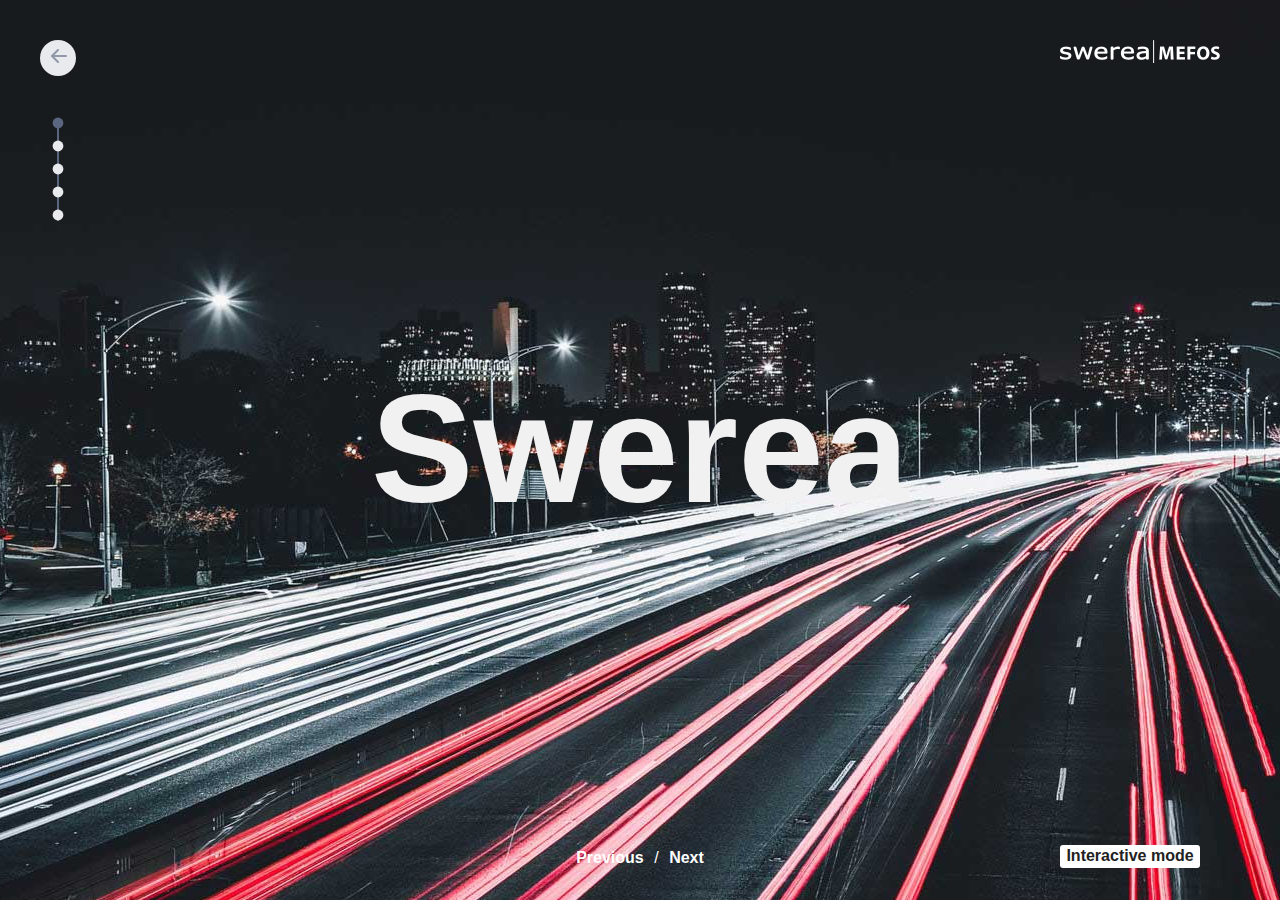
<file: slideshow/index.html>
<!DOCTYPE html>
<html lang="en" class="no-js">
	<head>
		<meta charset="UTF-8" />
		<meta name="viewport" content="width=device-width, initial-scale=1">
		<title>Animated Frame Slideshow | Demo 1 | Codrops</title>
		<meta name="description" content="A slideshow that shows an animated SVG frame on the transitions between slides" />
		<meta name="keywords" content="slideshow, javascript, frame, animation, svg, shape, path, web design" />
		<meta name="author" content="Codrops" />
		<link rel="shortcut icon" href="favicon.ico">
		<link rel="stylesheet" type="text/css" href="css/base.css" />
		<link rel="stylesheet" type="text/css" href="css/menu.css" />
		<script>document.documentElement.className="js";var supportsCssVars=function(){var e,t=document.createElement("style");return t.innerHTML="root: { --tmp-var: bold; }",document.head.appendChild(t),e=!!(window.CSS&&window.CSS.supports&&window.CSS.supports("font-weight","var(--tmp-var)")),t.parentNode.removeChild(t),e};supportsCssVars()||alert("Please view this demo in a modern browser that supports CSS Variables.");</script>
	</head>
	<body class="demo-6 loading">
		<main>
			<div class="slideshow">
				<div id="slide--backgrounds" class="slides slides--images">
					<div class="slide slide--current">
						<div class="slide__img" style="background-image: url(img/16.jpg)"></div>
					</div>
					<div class="slide">
						<div class="slide__img" style="background-image: url(img/14.jpg)"></div>
					</div>
					<div class="slide">
						<div class="slide__img" style="background-image: url(img/15.jpg)"></div>
					</div>
					<div class="slide">
						<div class="slide__img" style="background-image: url(img/13.jpg)"></div>
					</div>
					<div class="slide">
						<div class="slide__img" style="background-image: url(img/20.jpg)"></div>
					</div>
				</div>
				<div class="slides slides--titles">
					<div class="slide slide--current">
						<h2 class="slide__title">Swerea</h2>
					</div>
					<div class="slide">
						<h2 class="slide__title">Metal Sandwich</h2>
					</div>
					<div class="slide">
						<h2 class="slide__title">Sustainable</h2>
					</div>
					<div class="slide">
						<h2 class="slide__title">Ready</h2>
					</div>
					<div class="slide">
						<h2 class="slide__title">Digital</h2>
					</div>
				</div>
				<nav class="slidenav">
					<button class="slidenav__item slidenav__item--prev">Previous</button>
					<span>/</span>
					<button class="slidenav__item slidenav__item--next">Next</button>
				</nav>
			</div>
		</main>

		<div class="back">
			<a href="#" class="btn-back">
				<div>
					<svg width="16px" height="14px" viewBox="0 0 16 14">
						<path d="M1,7 L15,7"></path>
						<polyline points="7 1 1 7 7 13"></polyline>
					</svg>
				</div>
				<span>Back</span>
			</a>
			<div class="menu-back">
				<ul id="slide--navigation" class="nav-history">
					<li class="active"><a href="#">Swerea</a></li>
					<li><a href="#">Metal Sandwich</a></li>
					<li><a href="#">Sustainable</a></li>
					<li><a href="#">Ready</a></li>
					<li><a href="#">Digital</a></li>
				</ul>
				<ul class="nav-links">
					<li><a href="#">Back to index</a></li>
					<li><a href="#">NDA</a></li>
					<li><a href="#">Contact</a></li>
				</ul>
			</div>
		</div>

		<nav class="modenav mode">
			<!-- <button class="modenav__item">Theater mode</button>
			<span>/</span> -->
			<button class="modenav__item active">Interactive mode</button>
		</nav>

		<nav class="logotype">
			<img src="img/swerea_mefos_logotype_320.png" alt="Swerea Mefos">
		</nav>
		
		<script src="js/demo.js"></script>
		<script src="js/imagesloaded.pkgd.min.js"></script>
		<script src="js/anime.min.js"></script>
		<script src="js/swerea.js"></script>
	</body>
</html>
</file>
<file: slideshow/css/base.css>
article,aside,details,figcaption,figure,footer,header,hgroup,main,nav,section,summary{display:block;}audio,canvas,video{display:inline-block;}audio:not([controls]){display:none;height:0;}[hidden]{display:none;}html{font-family:sans-serif;-ms-text-size-adjust:100%;-webkit-text-size-adjust:100%;}body{margin:0;}a:focus{outline:thin dotted;}a:active,a:hover{outline:0;}h1{font-size:2em;margin:0.67em 0;}abbr[title]{border-bottom:1px dotted;}b,strong{font-weight:bold;}dfn{font-style:italic;}hr{-moz-box-sizing:content-box;box-sizing:content-box;height:0;}mark{background:#ff0;color:#000;}code,kbd,pre,samp{font-family:monospace,serif;font-size:1em;}pre{white-space:pre-wrap;}q{quotes:"\201C" "\201D" "\2018" "\2019";}small{font-size:80%;}sub,sup{font-size:75%;line-height:0;position:relative;vertical-align:baseline;}sup{top:-0.5em;}sub{bottom:-0.25em;}img{border:0;}svg:not(:root){overflow:hidden;}figure{margin:0;}fieldset{border:1px solid #c0c0c0;margin:0 2px;padding:0.35em 0.625em 0.75em;}legend{border:0;padding:0;}button,input,select,textarea{font-family:inherit;font-size:100%;margin:0;}button,input{line-height:normal;}button,select{text-transform:none;}button,html input[type="button"],input[type="reset"],input[type="submit"]{-webkit-appearance:button;cursor:pointer;}button[disabled],html input[disabled]{cursor:default;}input[type="checkbox"],input[type="radio"]{box-sizing:border-box;padding:0;}input[type="search"]{-webkit-appearance:textfield;-moz-box-sizing:content-box;-webkit-box-sizing:content-box;box-sizing:content-box;}input[type="search"]::-webkit-search-cancel-button,input[type="search"]::-webkit-search-decoration{-webkit-appearance:none;}button::-moz-focus-inner,input::-moz-focus-inner{border:0;padding:0;}textarea{overflow:auto;vertical-align:top;}table{border-collapse:collapse;border-spacing:0;}
*,
*::after,
*::before {
	box-sizing: border-box;
}

html {
	background: #fff;
}

body {
	font-family: -apple-system, BlinkMacSystemFont, "Segoe UI", Helvetica, Arial, sans-serif;
	min-height: 100vh;
	color: #57585c;
	color: var(--color-text);
	background-color: #fff;
	background-color: var(--color-bg);
	-webkit-font-smoothing: antialiased;
	-moz-osx-font-smoothing: grayscale;
}

/* Color schemes */
.demo,
.demo-6 {
	--color-text: #fff;
    --color-bg: #020202;
    --color-link: #fff;
    --color-link-hover: #415bf8;
    --color-stitle: #f1f1f1;
    --fontsize-stitle: 12vw;
    --color-nav: #fff;
    --color-nav-hover: #415bf8;
}

/* Fade effect */
.js body {
	opacity: 0;
	transition: opacity 0.3s;
}

.js body.render {
	opacity: 1;
}

/* Page Loader */
.js .loading::before {
	content: '';
	position: fixed;
	z-index: 100000;
	top: 0;
	left: 0;
	width: 100%;
	height: 100%;
	background: var(--color-bg);
}

.js .loading::after {
	content: '';
	position: fixed;
	z-index: 100000;
	top: 50%;
	left: 50%;
	width: 60px;
	height: 60px;
	margin: -30px 0 0 -30px;
	pointer-events: none;
	border-radius: 50%;
	opacity: 0.4;
	background: var(--color-link);
	animation: loaderAnim 0.7s linear infinite alternate forwards;
}

@keyframes loaderAnim {
	to {
		opacity: 1;
		transform: scale3d(0.5,0.5,1);
	}
}

a {
	text-decoration: none;
	color: var(--color-link);
	outline: none;
}

a:hover,
a:focus {
	color: var(--color-link-hover);
	outline: none;
}

.hidden {
	position: absolute;
	overflow: hidden;
	width: 0;
	height: 0;
	pointer-events: none;
}

/* Icons */
.icon {
	display: block;
	width: 1.5em;
	height: 1.5em;
	margin: 0 auto;
	fill: currentColor;
}

.icon--arrow-rot {
	transform: rotate(180deg);
}

main {
	position: relative;
	width: 100%;
}

.content {
	position: relative;
	display: flex;
	justify-content: center;
	align-items: center;
	margin: 0 auto;
	min-height: 100vh;
}

.content--fixed {
	position: fixed;
	z-index: 10000;
	top: 0;
	left: 0;
	display: grid;
	align-content: space-between;
	width: 100%;
	max-width: none;
	min-height: 0;
	height: 100vh;
	padding: 1.5em;
	pointer-events: none;
	grid-template-columns: 50% 50%;
	grid-template-rows: auto auto 4em;
	grid-template-areas: 'header github'
	'... ...'
	'... demos';
}

.content--fixed a {
	pointer-events: auto;
}

.demo {
	margin: 0 0.15em;
}

.demo:hover,
.demo:focus {
	opacity: 0.5;
}

.demo span {
	white-space: nowrap;
	text-transform: lowercase;
	pointer-events: none;
}

.demo span::before {
	content: '#';
}

a.demo--current {
	pointer-events: none;
}

/* Top Navigation Style */
.codrops-links {
	position: relative;
	display: flex;
	justify-content: center;
	margin: 0 1em 0 0;
	text-align: center;
	white-space: nowrap;
}

.codrops-icon {
	display: inline-block;
	margin: 0.15em;
	padding: 0.25em;
}

.slideshow {
	width: 100%;
	height: 100vh;
	position: relative;
	overflow: hidden;
}

.slides {
	position: absolute;
	width: 100%;
	height: 100%;
}

.slide {
	position: absolute;
	width: 100%;
	height: 100%;
	overflow: hidden;
	opacity: 0;
	pointer-events: none;
	display: flex;
	flex-direction: column;
	align-content: center;
	justify-content: center;
	align-items: center;
}

.slide--current {
	opacity: 1;
	pointer-events: auto;
}

.slide__img {
	position: absolute;
	top: -200px;
	left: -200px;
	width: calc(100% + 400px);
	height: calc(100% + 400px);
	background-size: cover;
	background-position: 50% 50%;
}

.modenav,
.slidenav {
	position: absolute;
	width: 300px;
	margin-left: -150px;
	left: 50%;
	bottom: 0;
	text-align: center;
	padding: 2em;
}

.modenav__item,
.slidenav__item {
	border: 0;
	background: none;
	font-weight: bold;
	color: var(--color-nav);
}

.modenav__item:focus,
.slidenav__item:focus {
	outline: none;
}

.modenav__item:hover,
.slidenav__item:hover {
	color: var(--color-nav-hover);
}

.shape {
	position: absolute;
	width: 100%;
	height: 100%;
	fill: var(--color-shape-fill);
	top: 0;
	pointer-events: none;
}

.slide__title {
	position: relative;
	font-size: var(--fontsize-stitle);
	margin: 0;
	cursor: default;
	line-height: 1;
	color: var(--color-stitle);
}

.slide__desc {
	position: relative;
	font-size: 1.5em;
	margin: 0 0 2em 0;
	cursor: default;
	color: var(--color-sdesc);
	padding: 0 1em;
	text-align: center;
}

.slide__link {
	position: relative;
	font-size: 1em;
	font-weight: bold;
	padding: 1em 2em;
	display: block;
	color: var(--color-slink);
	background: var(--color-slink-bg);
	transition: color 0.3s, background 0.3s;
}

.slide__link:hover {
	color: var(--color-slink-hover);
	background: var(--color-slink-hover-bg);
}

@media screen and (min-width: 55em) {
	.demos {
		display: flex;
		justify-self: end;
	}
	.demo {
		display: block;
		width: 17px;
		height: 17px;
		margin: 0 4px;
		border-radius: 50%;
		background: var(--color-link);
	}
	a.demo--current {
		background: var(--color-link-hover);
	}
	.demo span {
		line-height: 1;
		position: absolute;
		right: 100%;
		display: none;
		margin: 0 1em 0 0;
	}
	.demo--current span {
		display: block;
	}
}

@media screen and (max-width: 55em) {
	body {
		padding: 0 0 4em 0;
	}
	.content {
		flex-direction: column;
		height: auto;
		min-height: 0;
		padding-bottom: 10em;
	}
	.content--fixed {
		position: relative;
		z-index: 1000;
		display: block;
		padding: 0.85em;
	}
	.slide__desc {
		font-size: 1em;
	}
	.slide__link {
		font-size: 0.85em;
	}
}
</file>
<file: slideshow/css/menu.css>
.back {
    font-family: "Lato", sans-serif;
    font-size: 16px;
    position: fixed;
    top: 40px;
    left: 40px;
    width: 100px;
  }
  .back ul {
    display: block;
    margin-bottom: 0;
    list-style: none;
  }
  .back ul li {
    white-space: nowrap;
  }
  .back ul li a {
    text-decoration: none;
  }
  .back ul.nav-history {
    padding-left: 36px;
    padding-top: 25px;
    pointer-events: none;
  }
  .back ul.nav-history li {
    margin-bottom: 5px;
  }
  .back ul.nav-history li::after {
    content: "";
    position: absolute;
    left: 12px;
    width: 12px;
    height: 12px;
    border-radius: 50%;
    background: #E8EAED;
    transform: scale(0.9);
    transition: all 0.2s ease;
  }
  .back ul.nav-history li:not(:last-child)::before {
    content: "";
    position: absolute;
    left: 17px;
    margin-top: 10px;
    width: 2px;
    height: 25px;
    background: #5A667F;
    transition: all 0.2s ease;
  }
  .back ul.nav-history li.active {
    pointer-events: none;
  }
  .back ul.nav-history li.active::after {
    background: #5A667F;
  }
  .back ul.nav-history li.active a {
    color: #5A667F;
  }
  .back ul.nav-history li a {
    color: #418AD8;
    display: inline-block;
    opacity: 0;
    transform: translateY(-10px);
    transition: all 0.2s ease;
  }
  .back ul.nav-history li a:hover {
    color: #2770bf;
  }
  .back ul.nav-links {
    position: absolute;
    transform: translateY(-10px);
    margin-top: 20px;
    padding-left: 12px;
    opacity: 0;
    transition: all 0.2s ease;
  }
  .back ul.nav-links li:not(:last-child) {
    margin-bottom: 5px;
  }
  .back ul.nav-links li a {
    font-size: 14px;
    font-weight: 600;
    color: #C8CCD4;
    transition: color 0.2s ease;
  }
  .back ul.nav-links li a:hover {
    color: #9098A9;
  }
  .back:hover {
    width: auto;
  }
  .back:hover .menu-back {
    opacity: 1;
    transform: translateY(0);
  }
  .back:hover .btn-back div {
    background: rgba(65, 138, 216, 0.25);
  }
  .back:hover .btn-back div svg path, .back:hover .btn-back div svg polyline {
    stroke: #418AD8;
  }
  .back:hover .btn-back span {
    transform: translateX(0);
    opacity: 1;
  }
  .back:hover ul.nav-history {
    transform: translateY(0);
    pointer-events: auto;
  }
  .back:hover ul.nav-history li {
    margin-bottom: 8px;
  }
  .back:hover ul.nav-history li::after {
    background: #418AD8;
    transform: translateY(6px);
  }
  .back:hover ul.nav-history li.active::after {
    background: #5A667F;
  }
  .back:hover ul.nav-history li a {
    opacity: 1;
    transform: translateY(0);
  }
  .back:hover ul.nav-links {
    position: relative;
    opacity: 1;
    transform: translateY(0);
    pointer-events: auto;
  }
  
  .btn-back {
    display: inline-block;
  }
  .btn-back div {
    position: relative;
    z-index: 1;
    width: 36px;
    height: 36px;
    border-radius: 50%;
    background: #E8EAED;
    float: left;
  }
  .btn-back div svg {
    fill: none;
    transform: translate(11px, 9px);
  }
  .btn-back div svg path, .btn-back div svg polyline {
    stroke: #9098A9;
    stroke-width: 2;
    stroke-linejoin: round;
    stroke-linecap: round;
  }
  .btn-back span {
    display: inline-block;
    color: #418AD8;
    margin-left: 10px;
    line-height: 34px;
    opacity: 0;
    transform: translateX(-20px);
    transition: all 0.2s ease;
  }
  .btn-back:hover span {
    color: #2770bf;
  }
  
  .credit {
    position: fixed;
    right: 20px;
    bottom: 20px;
    text-decoration: none;
    font-size: 14px;
    letter-spacing: 0.04em;
    color: white;
    background: #C8CCD4;
    padding: 6px 18px;
    line-height: 1.5em;
    border-radius: 5px;
    transition: all 0.2s ease;
  }
  .credit:hover {
    text-decoration: none;
    background: #9098A9;
    color: white;
  }

  .mode {
    display: block;
    position: absolute;
    right: 0px;
    left: auto;
    margin-left: auto;
    margin-right: 0;
}

.logotype {
    position: absolute;
    top: 40px;
    right: 60px;
    width: 160px;
}

.logotype img {
    width: 100%;
    height: auto;
}

.modenav__item {
  display: inline-block;
  background: #000;
  border-radius: 3px;
  padding: 2px 6px 3px;
}

.modenav__item.active {
  background: #fff;
  color: #222;
}
</file>
